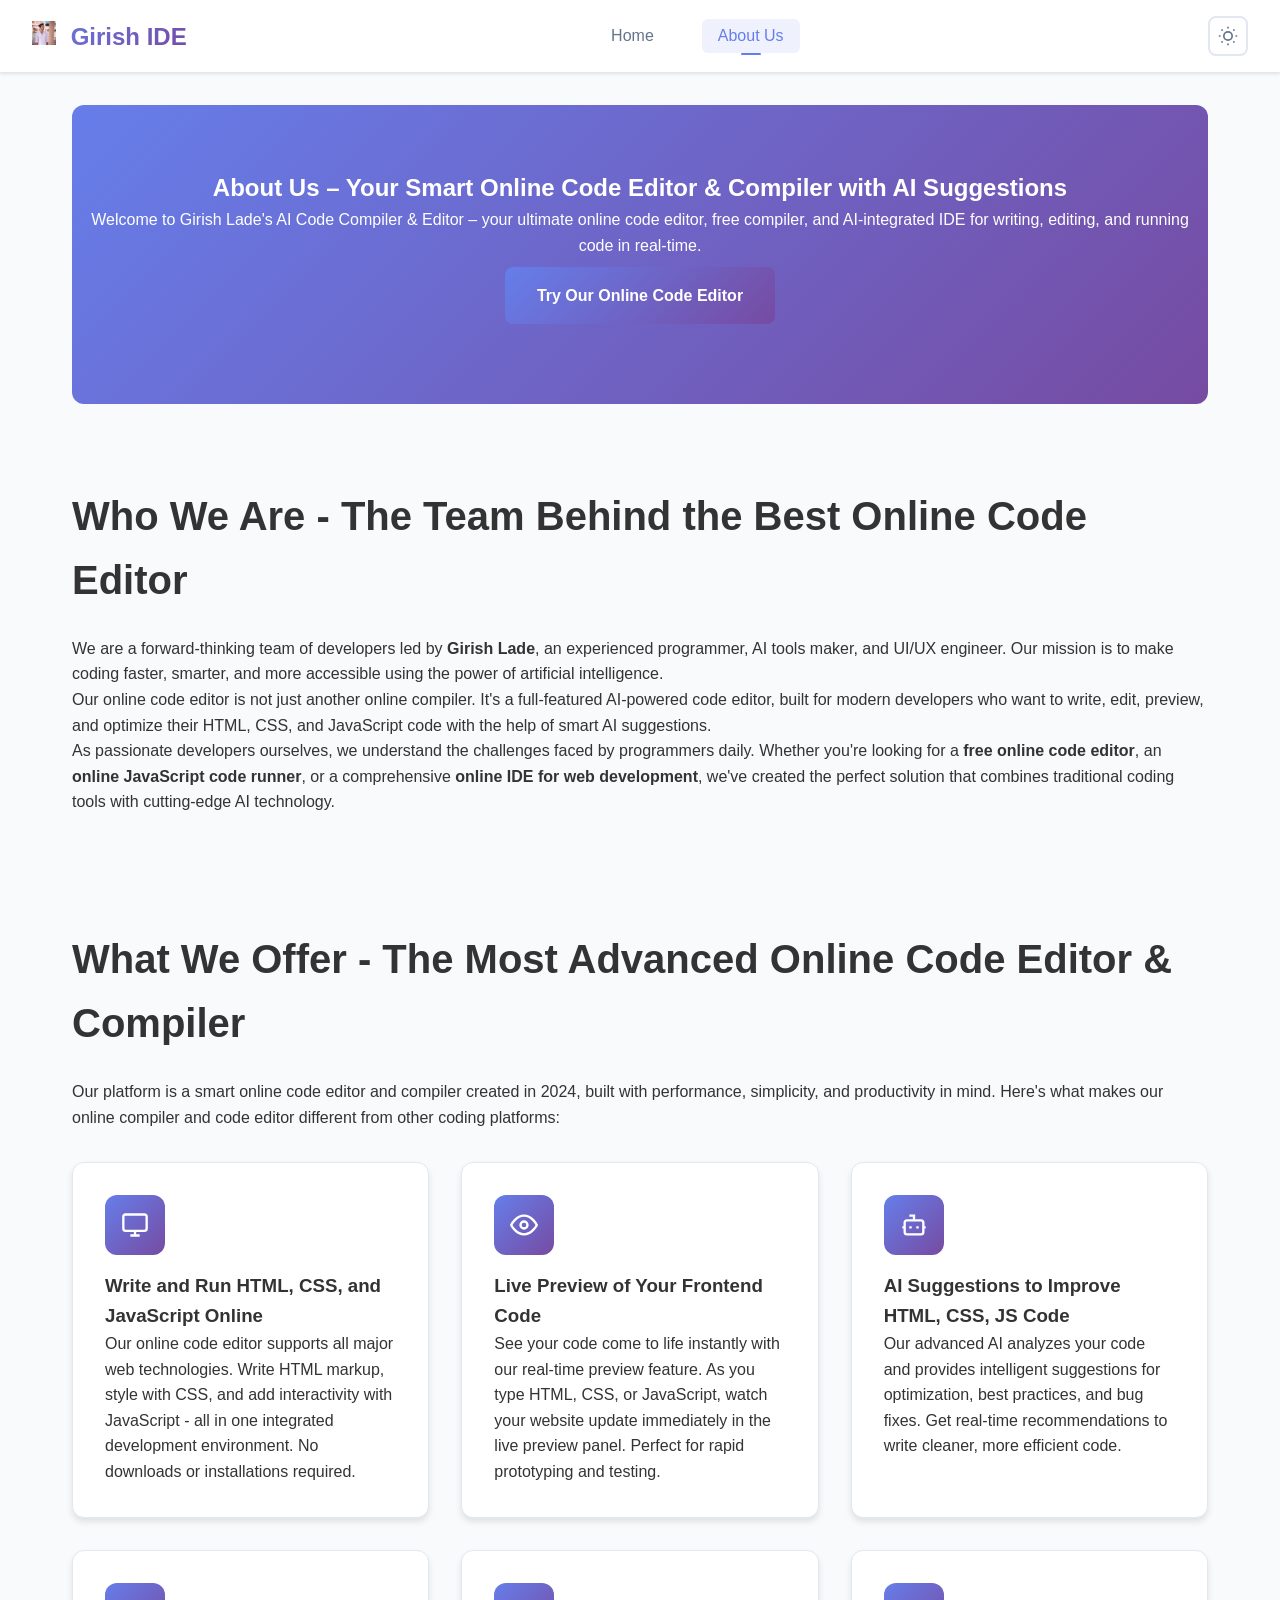
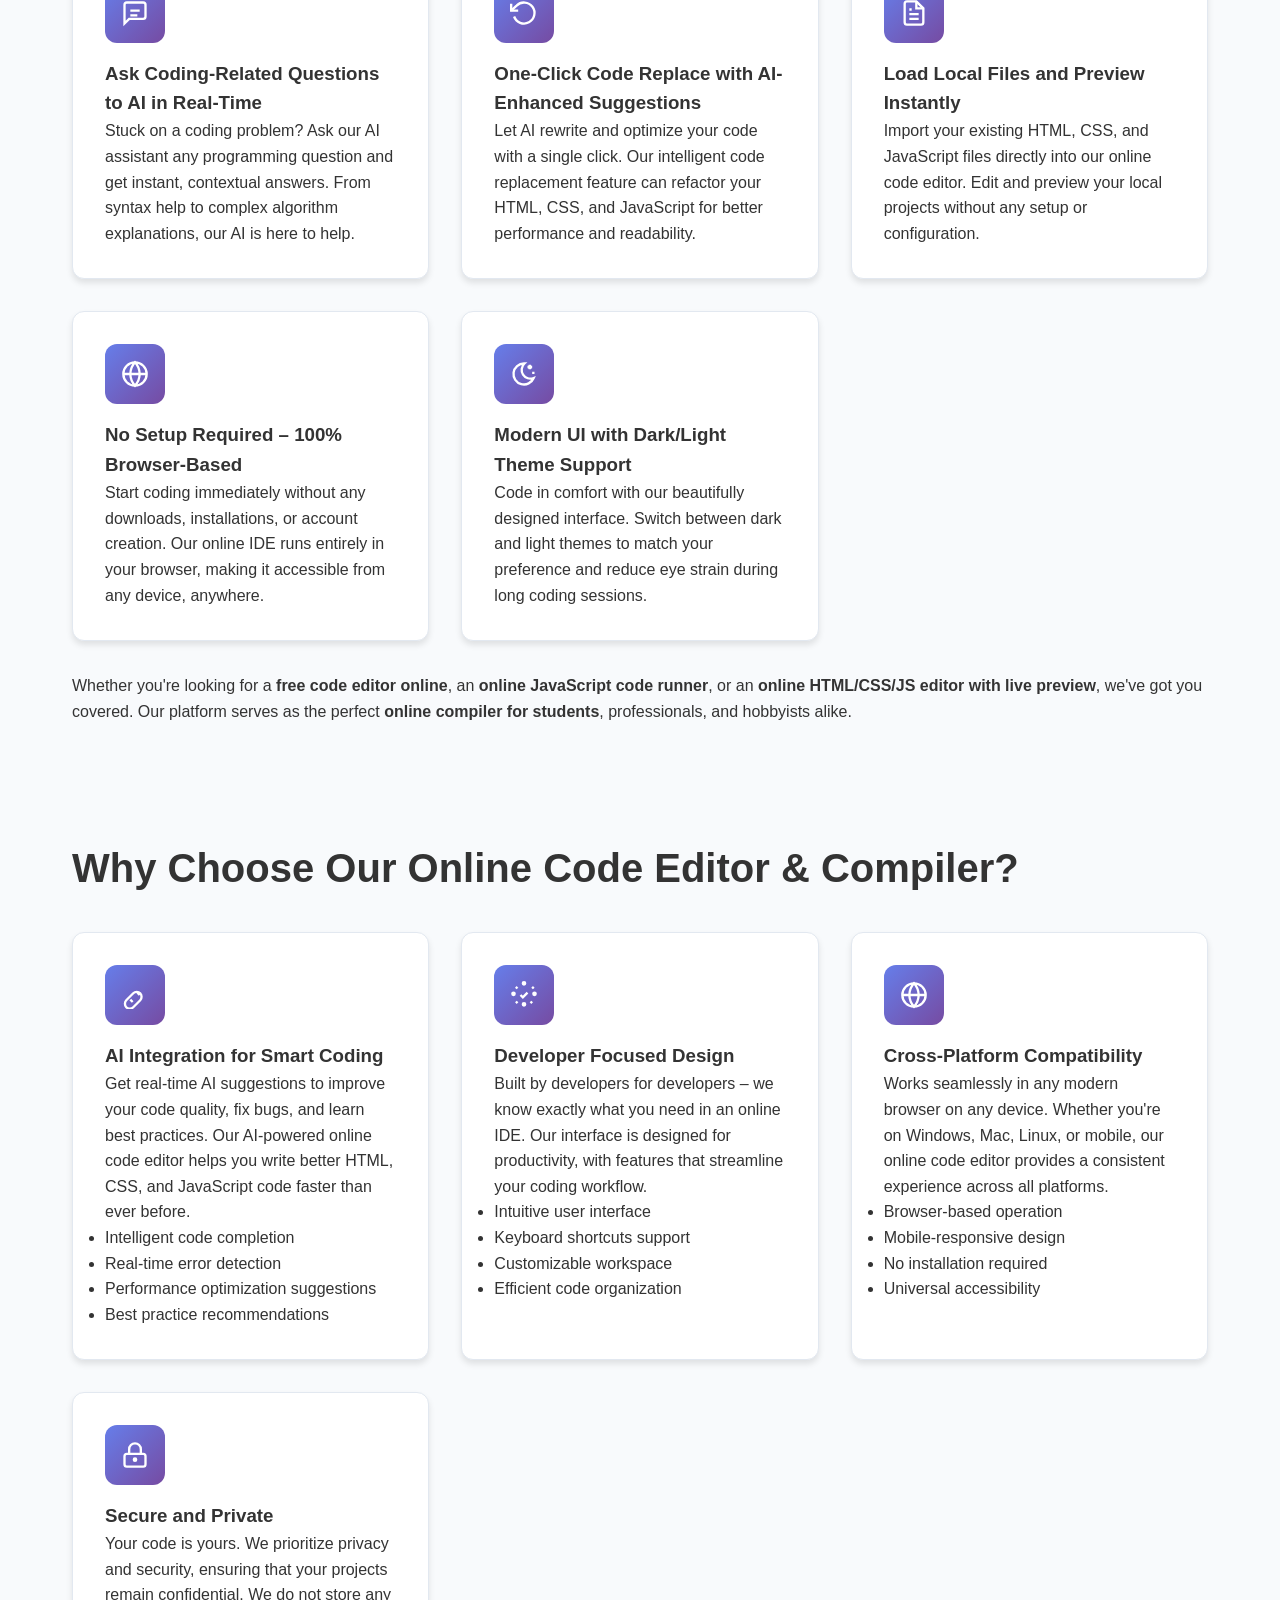
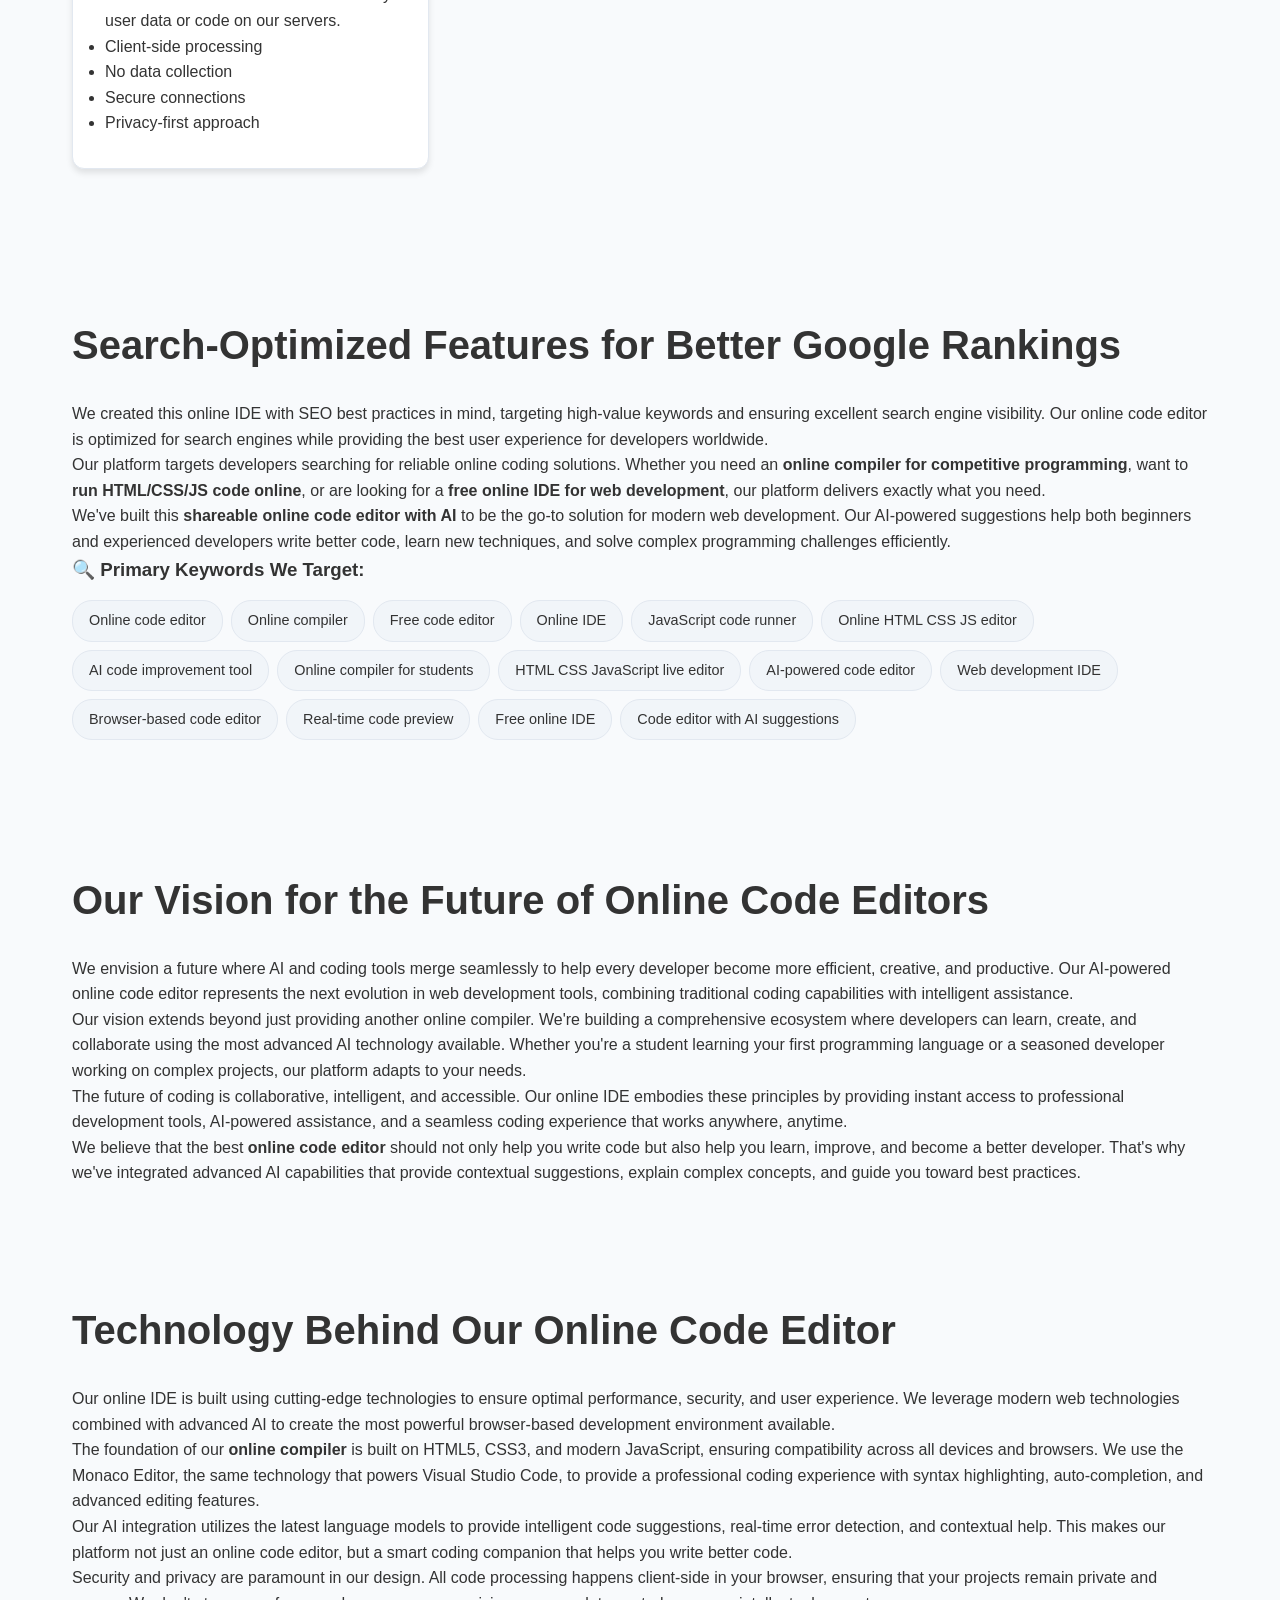
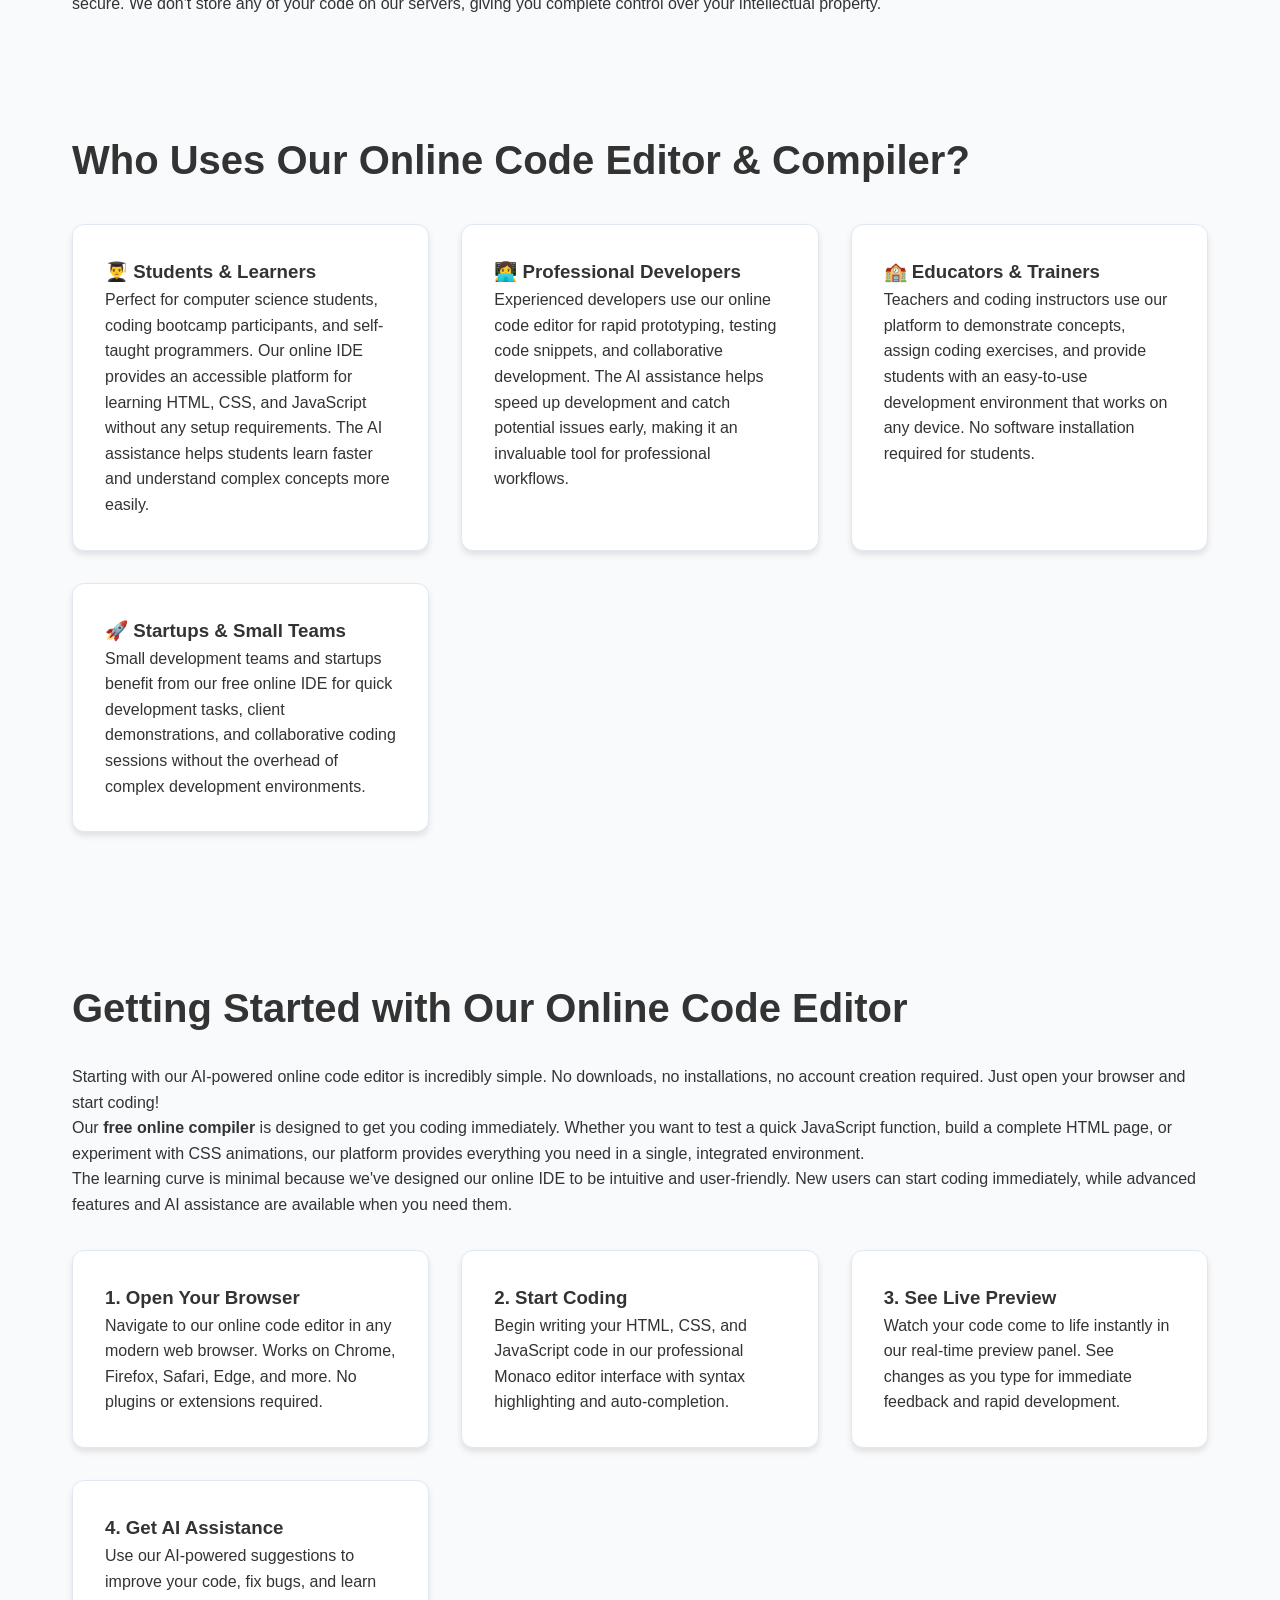
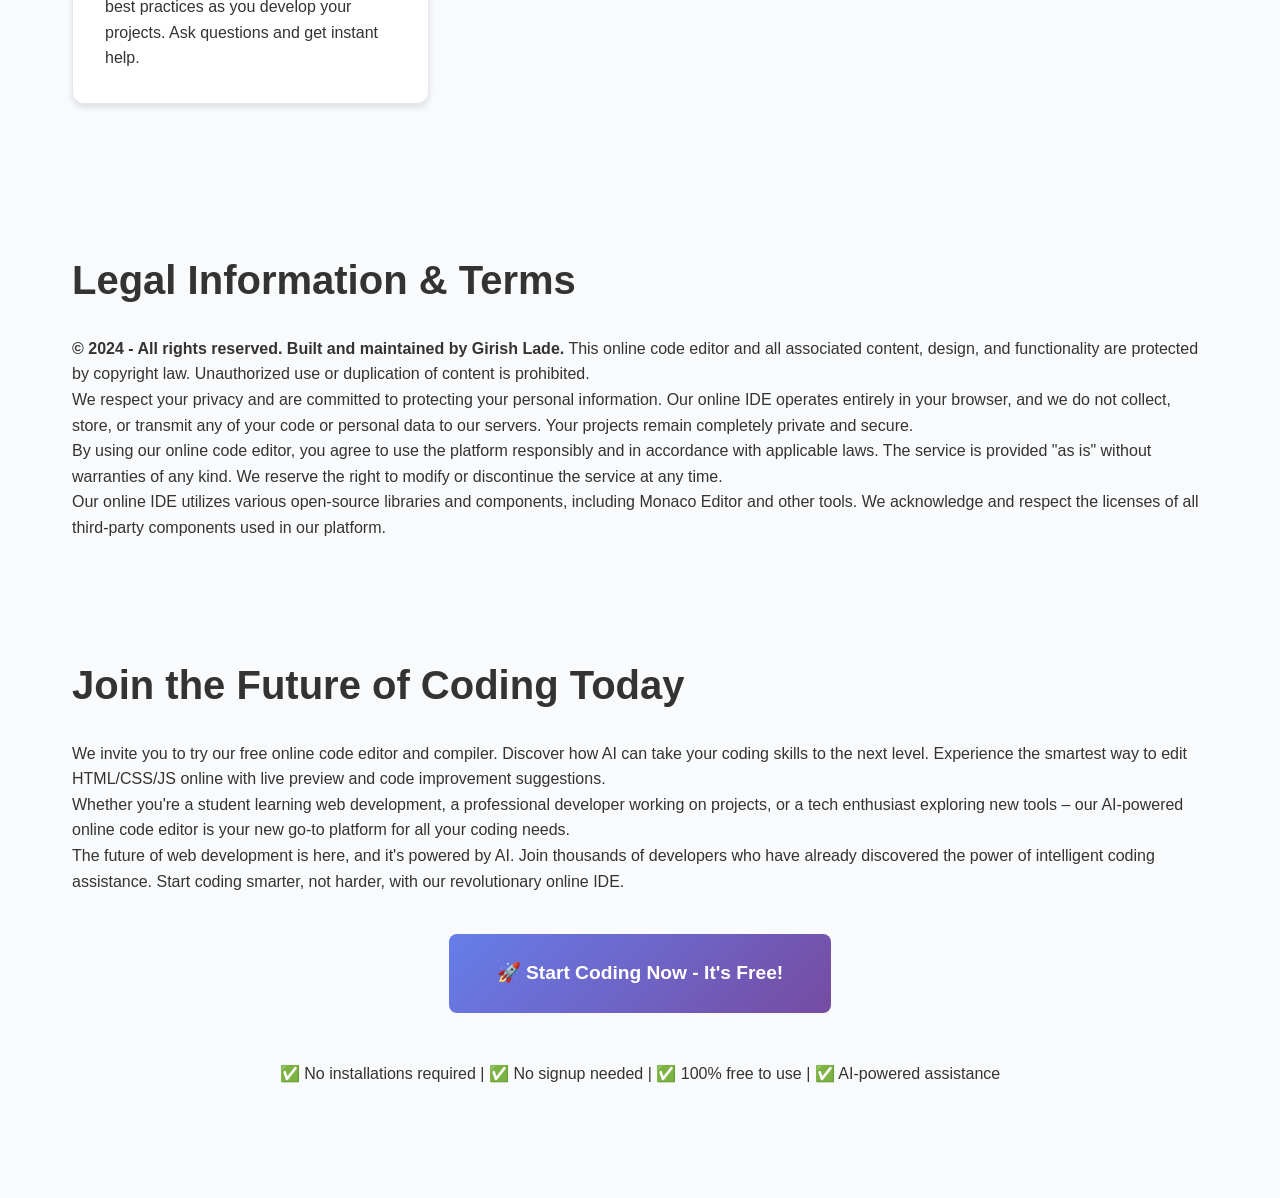
<file: about.html>
<!DOCTYPE html>
<html lang="en">

<head>
    <meta charset="UTF-8">
    <meta name="viewport" content="width=device-width, initial-scale=1.0">
    <title>About Us - Girish IDE | AI-Powered Online Code Editor & Compiler</title>
    <meta name="description"
        content="AI-powered online code editor & compiler for HTML, CSS, JS with live preview & smart suggestions. Fast, free & browser-based IDE by Girish Lade.">
    <link rel="stylesheet" href="styles.css">
    <style>
        .about-main {
            max-width: 1200px;
            margin: 0 auto;
            padding: 2rem;
            line-height: 1.6;
            overflow-y: auto;
            height: auto;
        }

        .hero-section {
            text-align: center;
            padding: 4rem 0;
            background: linear-gradient(135deg, #667eea 0%, #764ba2 100%);
            color: white;
            border-radius: 12px;
            margin-bottom: 3rem;
        }

        .section {
            margin: 3rem 0;
            padding: 2rem 0;
        }

        .section-title {
            font-size: 2.5rem;
            margin-bottom: 1.5rem;
            color: #333;
        }

        .features-grid {
            display: grid;
            grid-template-columns: repeat(auto-fit, minmax(300px, 1fr));
            gap: 2rem;
            margin: 2rem 0;
        }

        .feature-card {
            background: white;
            padding: 2rem;
            border-radius: 12px;
            box-shadow: 0 4px 6px rgba(0, 0, 0, 0.1);
            border: 1px solid #e2e8f0;
        }

        .feature-icon {
            font-size: 2rem;
            margin-bottom: 1rem;
            display: flex;
            align-items: center;
            justify-content: center;
            width: 60px;
            height: 60px;
            background: linear-gradient(135deg, #667eea, #764ba2);
            border-radius: 12px;
            color: white;
            transition: all 0.3s cubic-bezier(0.4, 0, 0.2, 1);
            position: relative;
            overflow: hidden;
        }
        
        .feature-icon::before {
            content: '';
            position: absolute;
            top: 0;
            left: -100%;
            width: 100%;
            height: 100%;
            background: linear-gradient(90deg, transparent, rgba(255,255,255,0.3), transparent);
            transition: left 0.6s;
        }
        
        .feature-card:hover .feature-icon::before {
            left: 100%;
        }
        
        .feature-card:hover .feature-icon {
            transform: scale(1.1) rotate(5deg);
            box-shadow: 0 8px 25px rgba(102, 126, 234, 0.4);
            background: linear-gradient(135deg, #764ba2, #667eea);
        }
        
        .feature-icon svg {
            width: 28px;
            height: 28px;
            stroke: currentColor;
            transition: all 0.3s cubic-bezier(0.4, 0, 0.2, 1);
        }
        
        .feature-card:hover .feature-icon svg {
            animation: iconBounce 0.6s ease-in-out;
        }
        
        /* Feature Card Animations */
        .feature-card {
            transition: all 0.3s cubic-bezier(0.4, 0, 0.2, 1);
            position: relative;
            overflow: hidden;
        }
        
        .feature-card::before {
            content: '';
            position: absolute;
            top: 0;
            left: -100%;
            width: 100%;
            height: 100%;
            background: linear-gradient(90deg, transparent, rgba(102, 126, 234, 0.05), transparent);
            transition: left 0.8s;
        }
        
        .feature-card:hover::before {
            left: 100%;
        }
        
        .feature-card:hover {
            transform: translateY(-5px) scale(1.02);
            box-shadow: 0 10px 30px rgba(102, 126, 234, 0.15);
        }
        
        /* Icon-specific animations */
        .feature-card:nth-child(1):hover .feature-icon svg {
            animation: computerGlow 0.8s ease-in-out;
        }
        
        .feature-card:nth-child(2):hover .feature-icon svg {
            animation: eyeBlink 0.6s ease-in-out;
        }
        
        .feature-card:nth-child(3):hover .feature-icon svg {
            animation: robotMove 0.8s ease-in-out;
        }
        
        .feature-card:nth-child(4):hover .feature-icon svg {
            animation: chatBubble 0.6s ease-in-out;
        }
        
        .feature-card:nth-child(5):hover .feature-icon svg {
            animation: refreshSpin 0.8s ease-in-out;
        }
        
        .feature-card:nth-child(6):hover .feature-icon svg {
            animation: fileFlip 0.6s ease-in-out;
        }
        
        .feature-card:nth-child(7):hover .feature-icon svg {
            animation: globeSpin 1s ease-in-out;
        }
        
        .feature-card:nth-child(8):hover .feature-icon svg {
            animation: themeSwitch 0.8s ease-in-out;
        }
        
        /* Keyframe animations for specific icons */
        @keyframes iconBounce {
            0%, 100% { transform: scale(1); }
            50% { transform: scale(1.2); }
        }
        
        @keyframes computerGlow {
            0%, 100% { filter: drop-shadow(0 0 0px rgba(255,255,255,0)); }
            50% { filter: drop-shadow(0 0 10px rgba(255,255,255,0.8)); }
        }
        
        @keyframes eyeBlink {
            0%, 90%, 100% { transform: scaleY(1); }
            95% { transform: scaleY(0.1); }
        }
        
        @keyframes robotMove {
            0%, 100% { transform: translateX(0); }
            25% { transform: translateX(-2px) rotate(-5deg); }
            75% { transform: translateX(2px) rotate(5deg); }
        }
        
        @keyframes chatBubble {
            0%, 100% { transform: scale(1); }
            50% { transform: scale(1.1); }
        }
        
        @keyframes refreshSpin {
            0% { transform: rotate(0deg); }
            100% { transform: rotate(360deg); }
        }
        
        @keyframes fileFlip {
            0%, 100% { transform: rotateY(0deg); }
            50% { transform: rotateY(180deg); }
        }
        
        @keyframes globeSpin {
            0% { transform: rotate(0deg); }
            100% { transform: rotate(360deg); }
        }
        
        @keyframes themeSwitch {
            0%, 100% { transform: scale(1); filter: brightness(1); }
            50% { transform: scale(1.1); filter: brightness(1.3); }
        }
        
        /* Hero section animation */
        .hero-section {
            animation: fadeInUp 1s ease-out;
        }
        
        @keyframes fadeInUp {
            0% {
                opacity: 0;
                transform: translateY(30px);
            }
            100% {
                opacity: 1;
                transform: translateY(0);
            }
        }
        
        /* Section titles animation */
        .section-title {
            position: relative;
            overflow: hidden;
        }
        
        .section-title::after {
            content: '';
            position: absolute;
            bottom: 0;
            left: -100%;
            width: 100%;
            height: 3px;
            background: linear-gradient(135deg, #667eea, #764ba2);
            transition: left 0.8s ease-in-out;
        }
        
        .section:hover .section-title::after {
            left: 0;
        }
        
        /* CTA Button Animation */
        .cta-button {
            position: relative;
            overflow: hidden;
            transition: all 0.3s cubic-bezier(0.4, 0, 0.2, 1);
        }
        
        .cta-button::before {
            content: '';
            position: absolute;
            top: 0;
            left: -100%;
            width: 100%;
            height: 100%;
            background: linear-gradient(90deg, transparent, rgba(255,255,255,0.2), transparent);
            transition: left 0.5s;
        }
        
        .cta-button:hover::before {
            left: 100%;
        }
        
        .cta-button:hover {
            transform: translateY(-3px) scale(1.05);
            box-shadow: 0 10px 25px rgba(102, 126, 234, 0.3);
        }
        
        /* Keyword tags animation */
        .keyword-tag {
            transition: all 0.3s cubic-bezier(0.4, 0, 0.2, 1);
        }
        
        .keyword-tag:hover {
            transform: translateY(-2px) scale(1.05);
            background: linear-gradient(135deg, #667eea, #764ba2);
            color: white;
            box-shadow: 0 4px 15px rgba(102, 126, 234, 0.3);
        }
        
        /* Staggered animation for feature cards */
        .feature-card:nth-child(1) { animation-delay: 0.1s; }
        .feature-card:nth-child(2) { animation-delay: 0.2s; }
        .feature-card:nth-child(3) { animation-delay: 0.3s; }
        .feature-card:nth-child(4) { animation-delay: 0.4s; }
        .feature-card:nth-child(5) { animation-delay: 0.5s; }
        .feature-card:nth-child(6) { animation-delay: 0.6s; }
        .feature-card:nth-child(7) { animation-delay: 0.7s; }
        .feature-card:nth-child(8) { animation-delay: 0.8s; }
        
        /* Floating animation for icons */
        .feature-icon {
            animation: floatIcon 3s ease-in-out infinite;
        }
        
        @keyframes floatIcon {
            0%, 100% { transform: translateY(0px); }
            50% { transform: translateY(-3px); }
        }
        
        /* Dark theme animations */
        body.dark-theme .feature-icon {
            background: linear-gradient(135deg, #818cf8, #a78bfa);
        }
        
        body.dark-theme .feature-card:hover .feature-icon {
            background: linear-gradient(135deg, #a78bfa, #818cf8);
        }
        
        /* Reduce motion for accessibility */
        @media (prefers-reduced-motion: reduce) {
            *, *::before, *::after {
                animation-duration: 0.01ms !important;
                animation-iteration-count: 1 !important;
                transition-duration: 0.01ms !important;
            }
        }

        .cta-button {
            display: inline-block;
            padding: 1rem 2rem;
            background: linear-gradient(135deg, #667eea, #764ba2);
            color: white;
            text-decoration: none;
            border-radius: 8px;
            font-weight: 600;
            margin: 0.5rem;
            transition: transform 0.2s;
        }

        .cta-button:hover {
            transform: translateY(-2px);
        }

        .keywords-grid {
            display: flex;
            flex-wrap: wrap;
            gap: 0.5rem;
            margin: 1rem 0;
        }

        .keyword-tag {
            background: #f1f5f9;
            padding: 0.5rem 1rem;
            border-radius: 20px;
            font-size: 0.9rem;
            border: 1px solid #e2e8f0;
        }

        body.dark-theme .about-main {
            color: #e2e8f0;
        }

        body.dark-theme .section-title {
            color: #e2e8f0;
        }

        body.dark-theme .feature-card {
            background: #1e293b;
            border-color: #475569;
        }

        body.dark-theme .keyword-tag {
            background: #334155;
            border-color: #475569;
            color: #e2e8f0;
        }
    </style>
</head>

<body>
    <div class="app-container">
        <header class="header">
            <div class="header-content">
                <h1 class="logo">
                    <a href="index.html">
                        <img src="Gemini_Generated_Image_cw7rh8cw7rh8cw7r.png" alt="Girish IDE" class="logo-icon">
                        Girish IDE
                    </a>
                </h1>
                <nav class="main-nav">
                    <a href="index.html" class="nav-link">Home</a>
                    <a href="about.html" class="nav-link active">About Us</a>
                </nav>
                <div class="header-controls">
                    <button id="themeToggle" class="theme-toggle" title="Toggle theme">
                        <svg class="theme-icon sun-icon" viewBox="0 0 24 24" fill="none" stroke="currentColor"
                            stroke-width="2">
                            <circle cx="12" cy="12" r="5" />
                            <path
                                d="M12 1v2M12 21v2M4.22 4.22l1.42 1.42M18.36 18.36l1.42 1.42M1 12h2M21 12h2M4.22 19.78l1.42-1.42M18.36 5.64l1.42-1.42" />
                        </svg>
                        <svg class="theme-icon moon-icon hidden" viewBox="0 0 24 24" fill="none" stroke="currentColor"
                            stroke-width="2">
                            <path d="M21 12.79A9 9 0 1 1 11.21 3 7 7 0 0 0 21 12.79z" />
                        </svg>
                    </button>
                </div>
            </div>
        </header>

        <main class="about-main">
            <section class="hero-section">
                <h1>About Us – Your Smart Online Code Editor & Compiler with AI Suggestions</h1>
                <p>Welcome to Girish Lade's AI Code Compiler & Editor – your ultimate online code editor, free compiler,
                    and AI-integrated IDE for writing, editing, and running code in real-time.</p>
                <a href="index.html" class="cta-button">Try Our Online Code Editor</a>
            </section>

            <section class="section">
                <h2 class="section-title">Who We Are - The Team Behind the Best Online Code Editor</h2>
                <p>We are a forward-thinking team of developers led by <strong>Girish Lade</strong>, an experienced
                    programmer, AI tools maker, and UI/UX engineer. Our mission is to make coding faster, smarter, and
                    more accessible using the power of artificial intelligence.</p>

                <p>Our online code editor is not just another online compiler. It's a full-featured AI-powered code
                    editor, built for modern developers who want to write, edit, preview, and optimize their HTML, CSS,
                    and JavaScript code with the help of smart AI suggestions.</p>

                <p>As passionate developers ourselves, we understand the challenges faced by programmers daily. Whether
                    you're looking for a <strong>free online code editor</strong>, an <strong>online JavaScript code
                        runner</strong>, or a comprehensive <strong>online IDE for web development</strong>, we've
                    created the perfect solution that combines traditional coding tools with cutting-edge AI technology.
                </p>
            </section>

            <section class="section">
                <h2 class="section-title">What We Offer - The Most Advanced Online Code Editor & Compiler</h2>
                <p>Our platform is a smart online code editor and compiler created in 2024, built with performance,
                    simplicity, and productivity in mind. Here's what makes our online compiler and code editor
                    different from other coding platforms:</p>

                <div class="features-grid">
                    <div class="feature-card">
                        <div class="feature-icon">
                            <svg viewBox="0 0 24 24" fill="none" stroke="currentColor" stroke-width="2">
                                <rect width="20" height="14" x="2" y="3" rx="2" ry="2"/>
                                <line x1="8" x2="16" y1="21" y2="21"/>
                                <line x1="12" x2="12" y1="17" y2="21"/>
                            </svg>
                        </div>
                        <h3>Write and Run HTML, CSS, and JavaScript Online</h3>
                        <p>Our online code editor supports all major web technologies. Write HTML markup, style with
                            CSS, and add interactivity with JavaScript - all in one integrated development environment.
                            No downloads or installations required.</p>
                    </div>

                    <div class="feature-card">
                        <div class="feature-icon">
                            <svg viewBox="0 0 24 24" fill="none" stroke="currentColor" stroke-width="2">
                                <path d="M1 12s4-8 11-8 11 8 11 8-4 8-11 8-11-8-11-8z"/>
                                <circle cx="12" cy="12" r="3"/>
                            </svg>
                        </div>
                        <h3>Live Preview of Your Frontend Code</h3>
                        <p>See your code come to life instantly with our real-time preview feature. As you type HTML,
                            CSS, or JavaScript, watch your website update immediately in the live preview panel. Perfect
                            for rapid prototyping and testing.</p>
                    </div>

                    <div class="feature-card">
                        <div class="feature-icon">
                            <svg viewBox="0 0 24 24" fill="none" stroke="currentColor" stroke-width="2">
                                <path d="M12 8V4H8"/>
                                <rect width="16" height="12" x="4" y="8" rx="2"/>
                                <path d="M2 14h2"/>
                                <path d="M20 14h2"/>
                                <path d="M15 13v2"/>
                                <path d="M9 13v2"/>
                            </svg>
                        </div>
                        <h3>AI Suggestions to Improve HTML, CSS, JS Code</h3>
                        <p>Our advanced AI analyzes your code and provides intelligent suggestions for optimization,
                            best practices, and bug fixes. Get real-time recommendations to write cleaner, more
                            efficient code.</p>
                    </div>

                    <div class="feature-card">
                        <div class="feature-icon">
                            <svg viewBox="0 0 24 24" fill="none" stroke="currentColor" stroke-width="2">
                                <path d="M21 15a2 2 0 0 1-2 2H7l-4 4V5a2 2 0 0 1 2-2h14a2 2 0 0 1 2 2z"/>
                                <path d="M8 10h8"/>
                                <path d="M8 14h6"/>
                            </svg>
                        </div>
                        <h3>Ask Coding-Related Questions to AI in Real-Time</h3>
                        <p>Stuck on a coding problem? Ask our AI assistant any programming question and get instant,
                            contextual answers. From syntax help to complex algorithm explanations, our AI is here to
                            help.</p>
                    </div>

                    <div class="feature-card">
                        <div class="feature-icon">
                            <svg viewBox="0 0 24 24" fill="none" stroke="currentColor" stroke-width="2">
                                <path d="M1 4v6h6"/>
                                <path d="M3.51 15a9 9 0 1 0 2.13-9.36L1 10"/>
                            </svg>
                        </div>
                        <h3>One-Click Code Replace with AI-Enhanced Suggestions</h3>
                        <p>Let AI rewrite and optimize your code with a single click. Our intelligent code replacement
                            feature can refactor your HTML, CSS, and JavaScript for better performance and readability.
                        </p>
                    </div>

                    <div class="feature-card">
                        <div class="feature-icon">
                            <svg viewBox="0 0 24 24" fill="none" stroke="currentColor" stroke-width="2">
                                <path d="M14 2H6a2 2 0 0 0-2 2v16a2 2 0 0 0 2 2h12a2 2 0 0 0 2-2V8z"/>
                                <polyline points="14,2 14,8 20,8"/>
                                <line x1="16" x2="8" y1="13" y2="13"/>
                                <line x1="16" x2="8" y1="17" y2="17"/>
                                <polyline points="10,9 9,9 8,9"/>
                            </svg>
                        </div>
                        <h3>Load Local Files and Preview Instantly</h3>
                        <p>Import your existing HTML, CSS, and JavaScript files directly into our online code editor.
                            Edit and preview your local projects without any setup or configuration.</p>
                    </div>

                    <div class="feature-card">
                        <div class="feature-icon">
                            <svg viewBox="0 0 24 24" fill="none" stroke="currentColor" stroke-width="2">
                                <circle cx="12" cy="12" r="10"/>
                                <path d="M2 12h20"/>
                                <path d="M12 2a15.3 15.3 0 0 1 4 10 15.3 15.3 0 0 1-4 10 15.3 15.3 0 0 1-4-10 15.3 15.3 0 0 1 4-10z"/>
                            </svg>
                        </div>
                        <h3>No Setup Required – 100% Browser-Based</h3>
                        <p>Start coding immediately without any downloads, installations, or account creation. Our
                            online IDE runs entirely in your browser, making it accessible from any device, anywhere.
                        </p>
                    </div>

                    <div class="feature-card">
                        <div class="feature-icon">
                            <svg viewBox="0 0 24 24" fill="none" stroke="currentColor" stroke-width="2">
                                <path d="M12 3c.132 0 .263 0 .393 0a7.5 7.5 0 0 0 7.92 12.446a9 9 0 1 1-8.313-12.454z"/>
                                <path d="M17 4a2 2 0 0 0 2 2a2 2 0 0 0-2 2a2 2 0 0 0-2-2a2 2 0 0 0 2-2"/>
                                <path d="M19 11h2m-1-1v2"/>
                            </svg>
                        </div>
                        <h3>Modern UI with Dark/Light Theme Support</h3>
                        <p>Code in comfort with our beautifully designed interface. Switch between dark and light themes
                            to match your preference and reduce eye strain during long coding sessions.</p>
                    </div>
                </div>

                <p>Whether you're looking for a <strong>free code editor online</strong>, an <strong>online JavaScript
                        code runner</strong>, or an <strong>online HTML/CSS/JS editor with live preview</strong>, we've
                    got you covered. Our platform serves as the perfect <strong>online compiler for students</strong>,
                    professionals, and hobbyists alike.</p>
            </section>

            <section class="section">
                <h2 class="section-title">Why Choose Our Online Code Editor & Compiler?</h2>

                <div class="features-grid">
                    <div class="feature-card">
                        <div class="feature-icon">
                            <svg viewBox="0 0 24 24" fill="none" stroke="currentColor" stroke-width="2">
                                <path d="M4.5 16.5c-1.5 1.5-1.5 4.5 0 6s4.5 1.5 6 0l6-6c1.5-1.5 1.5-4.5 0-6s-4.5-1.5-6 0l-6 6z"/>
                                <path d="M14 10l2 2"/>
                                <path d="M8 16l2 2"/>
                            </svg>
                        </div>
                        <h3>AI Integration for Smart Coding</h3>
                        <p>Get real-time AI suggestions to improve your code quality, fix bugs, and learn best
                            practices. Our AI-powered online code editor helps you write better HTML, CSS, and
                            JavaScript code faster than ever before.</p>
                        <ul>
                            <li>Intelligent code completion</li>
                            <li>Real-time error detection</li>
                            <li>Performance optimization suggestions</li>
                            <li>Best practice recommendations</li>
                        </ul>
                    </div>

                    <div class="feature-card">
                        <div class="feature-icon">
                            <svg viewBox="0 0 24 24" fill="none" stroke="currentColor" stroke-width="2">
                                <path d="M9 12l2 2 4-4"/>
                                <path d="M21 12c.552 0 1-.448 1-1s-.448-1-1-1-1 .448-1 1 .448 1 1 1z"/>
                                <path d="M3 12c.552 0 1-.448 1-1s-.448-1-1-1-1 .448-1 1 .448 1 1 1z"/>
                                <path d="M12 21c.552 0 1-.448 1-1s-.448-1-1-1-1 .448-1 1 .448 1 1 1z"/>
                                <path d="M12 3c.552 0 1-.448 1-1s-.448-1-1-1-1 .448-1 1 .448 1 1 1z"/>
                                <path d="M5.05 19l1.414-1.414"/>
                                <path d="M18.95 5l1.414 1.414"/>
                                <path d="M19 19l-1.414-1.414"/>
                                <path d="M5 5l1.414 1.414"/>
                            </svg>
                        </div>
                        <h3>Developer Focused Design</h3>
                        <p>Built by developers for developers – we know exactly what you need in an online IDE. Our
                            interface is designed for productivity, with features that streamline your coding workflow.
                        </p>
                        <ul>
                            <li>Intuitive user interface</li>
                            <li>Keyboard shortcuts support</li>
                            <li>Customizable workspace</li>
                            <li>Efficient code organization</li>
                        </ul>
                    </div>

                    <div class="feature-card">
                        <div class="feature-icon">
                            <svg viewBox="0 0 24 24" fill="none" stroke="currentColor" stroke-width="2">
                                <circle cx="12" cy="12" r="10"/>
                                <path d="M2 12h20"/>
                                <path d="M12 2a15.3 15.3 0 0 1 4 10 15.3 15.3 0 0 1-4 10 15.3 15.3 0 0 1-4-10 15.3 15.3 0 0 1 4-10z"/>
                            </svg>
                        </div>
                        <h3>Cross-Platform Compatibility</h3>
                        <p>Works seamlessly in any modern browser on any device. Whether you're on Windows, Mac, Linux,
                            or mobile, our online code editor provides a consistent experience across all platforms.</p>
                        <ul>
                            <li>Browser-based operation</li>
                            <li>Mobile-responsive design</li>
                            <li>No installation required</li>
                            <li>Universal accessibility</li>
                        </ul>
                    </div>

                    <div class="feature-card">
                        <div class="feature-icon">
                            <svg viewBox="0 0 24 24" fill="none" stroke="currentColor" stroke-width="2">
                                <rect width="18" height="11" x="3" y="11" rx="2" ry="2"/>
                                <circle cx="12" cy="16" r="1"/>
                                <path d="M7 11V7a5 5 0 0 1 10 0v4"/>
                            </svg>
                        </div>
                        <h3>Secure and Private</h3>
                        <p>Your code is yours. We prioritize privacy and security, ensuring that your projects remain
                            confidential. We do not store any user data or code on our servers.</p>
                        <ul>
                            <li>Client-side processing</li>
                            <li>No data collection</li>
                            <li>Secure connections</li>
                            <li>Privacy-first approach</li>
                        </ul>
                    </div>
                </div>
            </section>

            <section class="section">
                <h2 class="section-title">Search-Optimized Features for Better Google Rankings</h2>
                <p>We created this online IDE with SEO best practices in mind, targeting high-value keywords and
                    ensuring excellent search engine visibility. Our online code editor is optimized for search engines
                    while providing the best user experience for developers worldwide.</p>

                <p>Our platform targets developers searching for reliable online coding solutions. Whether you need an
                    <strong>online compiler for competitive programming</strong>, want to <strong>run HTML/CSS/JS code
                        online</strong>, or are looking for a <strong>free online IDE for web development</strong>, our
                    platform delivers exactly what you need.
                </p>

                <p>We've built this <strong>shareable online code editor with AI</strong> to be the go-to solution for
                    modern web development. Our AI-powered suggestions help both beginners and experienced developers
                    write better code, learn new techniques, and solve complex programming challenges efficiently.</p>

                <h3>🔍 Primary Keywords We Target:</h3>
                <div class="keywords-grid">
                    <span class="keyword-tag">Online code editor</span>
                    <span class="keyword-tag">Online compiler</span>
                    <span class="keyword-tag">Free code editor</span>
                    <span class="keyword-tag">Online IDE</span>
                    <span class="keyword-tag">JavaScript code runner</span>
                    <span class="keyword-tag">Online HTML CSS JS editor</span>
                    <span class="keyword-tag">AI code improvement tool</span>
                    <span class="keyword-tag">Online compiler for students</span>
                    <span class="keyword-tag">HTML CSS JavaScript live editor</span>
                    <span class="keyword-tag">AI-powered code editor</span>
                    <span class="keyword-tag">Web development IDE</span>
                    <span class="keyword-tag">Browser-based code editor</span>
                    <span class="keyword-tag">Real-time code preview</span>
                    <span class="keyword-tag">Free online IDE</span>
                    <span class="keyword-tag">Code editor with AI suggestions</span>
                </div>
            </section>

            <section class="section">
                <h2 class="section-title">Our Vision for the Future of Online Code Editors</h2>
                <p>We envision a future where AI and coding tools merge seamlessly to help every developer become more
                    efficient, creative, and productive. Our AI-powered online code editor represents the next evolution
                    in web development tools, combining traditional coding capabilities with intelligent assistance.</p>

                <p>Our vision extends beyond just providing another online compiler. We're building a comprehensive
                    ecosystem where developers can learn, create, and collaborate using the most advanced AI technology
                    available. Whether you're a student learning your first programming language or a seasoned developer
                    working on complex projects, our platform adapts to your needs.</p>

                <p>The future of coding is collaborative, intelligent, and accessible. Our online IDE embodies these
                    principles by providing instant access to professional development tools, AI-powered assistance, and
                    a seamless coding experience that works anywhere, anytime.</p>

                <p>We believe that the best <strong>online code editor</strong> should not only help you write code but
                    also help you learn, improve, and become a better developer. That's why we've integrated advanced AI
                    capabilities that provide contextual suggestions, explain complex concepts, and guide you toward
                    best practices.</p>
            </section>

            <section class="section">
                <h2 class="section-title">Technology Behind Our Online Code Editor</h2>
                <p>Our online IDE is built using cutting-edge technologies to ensure optimal performance, security, and
                    user experience. We leverage modern web technologies combined with advanced AI to create the most
                    powerful browser-based development environment available.</p>

                <p>The foundation of our <strong>online compiler</strong> is built on HTML5, CSS3, and modern
                    JavaScript, ensuring compatibility across all devices and browsers. We use the Monaco Editor, the
                    same technology that powers Visual Studio Code, to provide a professional coding experience with
                    syntax highlighting, auto-completion, and advanced editing features.</p>

                <p>Our AI integration utilizes the latest language models to provide intelligent code suggestions,
                    real-time error detection, and contextual help. This makes our platform not just an online code
                    editor, but a smart coding companion that helps you write better code.</p>

                <p>Security and privacy are paramount in our design. All code processing happens client-side in your
                    browser, ensuring that your projects remain private and secure. We don't store any of your code on
                    our servers, giving you complete control over your intellectual property.</p>
            </section>

            <section class="section">
                <h2 class="section-title">Who Uses Our Online Code Editor & Compiler?</h2>

                <div class="features-grid">
                    <div class="feature-card">
                        <h3>👨‍🎓 Students & Learners</h3>
                        <p>Perfect for computer science students, coding bootcamp participants, and self-taught
                            programmers. Our online IDE provides an accessible platform for learning HTML, CSS, and
                            JavaScript without any setup requirements. The AI assistance helps students learn faster and
                            understand complex concepts more easily.</p>
                    </div>

                    <div class="feature-card">
                        <h3>👩‍💻 Professional Developers</h3>
                        <p>Experienced developers use our online code editor for rapid prototyping, testing code
                            snippets, and collaborative development. The AI assistance helps speed up development and
                            catch potential issues early, making it an invaluable tool for professional workflows.</p>
                    </div>

                    <div class="feature-card">
                        <h3>🏫 Educators & Trainers</h3>
                        <p>Teachers and coding instructors use our platform to demonstrate concepts, assign coding
                            exercises, and provide students with an easy-to-use development environment that works on
                            any device. No software installation required for students.</p>
                    </div>

                    <div class="feature-card">
                        <h3>🚀 Startups & Small Teams</h3>
                        <p>Small development teams and startups benefit from our free online IDE for quick development
                            tasks, client demonstrations, and collaborative coding sessions without the overhead of
                            complex development environments.</p>
                    </div>
                </div>
            </section>

            <section class="section">
                <h2 class="section-title">Getting Started with Our Online Code Editor</h2>
                <p>Starting with our AI-powered online code editor is incredibly simple. No downloads, no installations,
                    no account creation required. Just open your browser and start coding!</p>

                <p>Our <strong>free online compiler</strong> is designed to get you coding immediately. Whether you want
                    to test a quick JavaScript function, build a complete HTML page, or experiment with CSS animations,
                    our platform provides everything you need in a single, integrated environment.</p>

                <p>The learning curve is minimal because we've designed our online IDE to be intuitive and
                    user-friendly. New users can start coding immediately, while advanced features and AI assistance are
                    available when you need them.</p>

                <div class="features-grid">
                    <div class="feature-card">
                        <h3>1. Open Your Browser</h3>
                        <p>Navigate to our online code editor in any modern web browser. Works on Chrome, Firefox,
                            Safari, Edge, and more. No plugins or extensions required.</p>
                    </div>

                    <div class="feature-card">
                        <h3>2. Start Coding</h3>
                        <p>Begin writing your HTML, CSS, and JavaScript code in our professional Monaco editor interface
                            with syntax highlighting and auto-completion.</p>
                    </div>

                    <div class="feature-card">
                        <h3>3. See Live Preview</h3>
                        <p>Watch your code come to life instantly in our real-time preview panel. See changes as you
                            type for immediate feedback and rapid development.</p>
                    </div>

                    <div class="feature-card">
                        <h3>4. Get AI Assistance</h3>
                        <p>Use our AI-powered suggestions to improve your code, fix bugs, and learn best practices as
                            you develop your projects. Ask questions and get instant help.</p>
                    </div>
                </div>
            </section>

            <section class="section">
                <h2 class="section-title">Legal Information & Terms</h2>
                <p><strong>© 2024 - All rights reserved. Built and maintained by Girish Lade.</strong> This online code
                    editor and all associated content, design, and functionality are protected by copyright law.
                    Unauthorized use or duplication of content is prohibited.</p>

                <p>We respect your privacy and are committed to protecting your personal information. Our online IDE
                    operates entirely in your browser, and we do not collect, store, or transmit any of your code or
                    personal data to our servers. Your projects remain completely private and secure.</p>

                <p>By using our online code editor, you agree to use the platform responsibly and in accordance with
                    applicable laws. The service is provided "as is" without warranties of any kind. We reserve the
                    right to modify or discontinue the service at any time.</p>

                <p>Our online IDE utilizes various open-source libraries and components, including Monaco Editor and
                    other tools. We acknowledge and respect the licenses of all third-party components used in our
                    platform.</p>
            </section>

            <section class="section">
                <h2 class="section-title">Join the Future of Coding Today</h2>
                <p>We invite you to try our free online code editor and compiler. Discover how AI can take your coding
                    skills to the next level. Experience the smartest way to edit HTML/CSS/JS online with live preview
                    and code improvement suggestions.</p>

                <p>Whether you're a student learning web development, a professional developer working on projects, or a
                    tech enthusiast exploring new tools – our AI-powered online code editor is your new go-to platform
                    for all your coding needs.</p>

                <p>The future of web development is here, and it's powered by AI. Join thousands of developers who have
                    already discovered the power of intelligent coding assistance. Start coding smarter, not harder,
                    with our revolutionary online IDE.</p>

                <div style="text-align: center; margin: 2rem 0;">
                    <a href="index.html" class="cta-button" style="font-size: 1.2rem; padding: 1.5rem 3rem;">🚀 Start
                        Coding Now - It's Free!</a>
                </div>

                <p style="text-align: center; margin-top: 2rem;">
                    ✅ No installations required | ✅ No signup needed | ✅ 100% free to use | ✅ AI-powered assistance
                </p>
            </section>
        </main>
    </div>

    <script>
        // Theme toggle functionality
        document.addEventListener('DOMContentLoaded', function () {
            const themeToggle = document.getElementById('themeToggle');
            const isDarkMode = localStorage.getItem('darkMode') === 'true';

            if (isDarkMode) {
                document.body.classList.add('dark-theme');
                updateThemeIcon(true);
            }

            themeToggle.addEventListener('click', function () {
                const isDark = document.body.classList.toggle('dark-theme');
                localStorage.setItem('darkMode', isDark);
                updateThemeIcon(isDark);
            });

            function updateThemeIcon(isDark) {
                const sunIcon = document.querySelector('.sun-icon');
                const moonIcon = document.querySelector('.moon-icon');

                if (isDark) {
                    sunIcon.classList.add('hidden');
                    moonIcon.classList.remove('hidden');
                } else {
                    sunIcon.classList.remove('hidden');
                    moonIcon.classList.add('hidden');
                }
            }
        });
    </script>
</body>

</html>
</file>
<file: styles.css>
* {
    margin: 0;
    padding: 0;
    box-sizing: border-box;
}

body {
    font-family: -apple-system, BlinkMacSystemFont, 'Segoe UI', Roboto, sans-serif;
    background: linear-gradient(135deg, #667eea 0%, #764ba2 100%);
    color: #333;
    min-height: 100vh;
    transition: all 0.3s ease;
}

/* Only apply overflow hidden and fixed height to the main IDE page */
body:has(.main-content) {
    height: 100vh;
    overflow: hidden;
}

/* For browsers that don't support :has(), use a class-based approach */
body.ide-page {
    height: 100vh;
    overflow: hidden;
}

body.dark-theme {
    background: linear-gradient(135deg, #1a1a2e 0%, #16213e 100%);
    color: #e2e8f0;
}

.app-container {
    display: flex;
    flex-direction: column;
    height: 100vh;
    background: #f8fafc;
    transition: all 0.3s ease;
}

body.dark-theme .app-container {
    background: #0f172a;
}

/* Header */
.header {
    background: white;
    border-bottom: 1px solid #e2e8f0;
    padding: 1rem 2rem;
    box-shadow: 0 1px 3px rgba(0, 0, 0, 0.1);
}

.header-content {
    display: flex;
    justify-content: space-between;
    align-items: center;
    max-width: 1400px;
    margin: 0 auto;
}

.logo {
    font-size: 1.5rem;
    font-weight: 700;
    background: linear-gradient(135deg, #667eea, #764ba2);
    -webkit-background-clip: text;
    -webkit-text-fill-color: transparent;
    background-clip: text;
}

.social-links {
    display: flex;
    gap: 1rem;
}

.social-links a {
    text-decoration: none;
    font-size: 1.2rem;
    padding: 0.5rem;
    border-radius: 8px;
    transition: all 0.2s;
}

.social-links a:hover {
    background: #f1f5f9;
    transform: translateY(-2px);
}

/* Main Content */
.main-content {
    display: flex;
    flex: 1;
    gap: 1.5rem;
    padding: 1.5rem;
    max-width: 1600px;
    margin: 0 auto;
    width: 100%;
    height: calc(100vh - 140px); /* Account for header height */
}

/* Prompt Section */
.prompt-section {
    flex: 0 0 380px; /* Fixed width for better desktop ratio */
    background: white;
    border-radius: 12px;
    padding: 1.5rem;
    box-shadow: 0 4px 6px rgba(0, 0, 0, 0.05);
    display: flex;
    flex-direction: column;
    gap: 1.5rem;
    min-width: 350px;
    max-width: 420px;
}

.prompt-container {
    display: flex;
    flex-direction: column;
    gap: 1rem;
}

.prompt-input-wrapper {
    display: flex;
    flex-direction: column;
    gap: 1rem;
}

#promptInput {
    width: 100%;
    padding: 1rem;
    border: 2px solid #e2e8f0;
    border-radius: 8px;
    font-size: 1rem;
    resize: vertical;
    min-height: 100px;
    font-family: inherit;
    transition: border-color 0.2s;
}

#promptInput:focus {
    outline: none;
    border-color: #667eea;
    box-shadow: 0 0 0 3px rgba(102, 126, 234, 0.1);
}

.prompt-actions {
    display: flex;
    gap: 1rem;
}

.enhance-btn, .generate-btn {
    padding: 0.75rem 1.5rem;
    border: none;
    border-radius: 8px;
    font-size: 1rem;
    font-weight: 600;
    cursor: pointer;
    transition: all 0.2s;
    display: flex;
    align-items: center;
    gap: 0.5rem;
}

.enhance-btn {
    background: #f8fafc;
    color: #475569;
    border: 2px solid #e2e8f0;
}

.enhance-btn:hover {
    background: #f1f5f9;
    border-color: #cbd5e1;
}

.generate-btn {
    background: linear-gradient(135deg, #667eea, #764ba2);
    color: white;
    flex: 1;
}

.generate-btn:hover {
    transform: translateY(-2px);
    box-shadow: 0 4px 12px rgba(102, 126, 234, 0.3);
}

.generate-btn:disabled {
    opacity: 0.6;
    cursor: not-allowed;
    transform: none;
}

/* History Section */
.history-section {
    flex: 1;
    display: flex;
    flex-direction: column;
    gap: 1rem;
}

.history-tabs {
    display: flex;
    border-bottom: 2px solid #f1f5f9;
}

.history-tab {
    padding: 0.75rem 1rem;
    border: none;
    background: none;
    cursor: pointer;
    font-weight: 500;
    color: #64748b;
    border-bottom: 2px solid transparent;
    transition: all 0.2s;
}

.history-tab.active {
    color: #667eea;
    border-bottom-color: #667eea;
}

.history-content {
    flex: 1;
    position: relative;
}

.history-panel {
    position: absolute;
    top: 0;
    left: 0;
    right: 0;
    bottom: 0;
    opacity: 0;
    visibility: hidden;
    transition: all 0.2s;
    overflow-y: auto;
    padding: 1rem 0;
}

.history-panel.active {
    opacity: 1;
    visibility: visible;
}

.history-item {
    padding: 1rem;
    border: 1px solid #e2e8f0;
    border-radius: 8px;
    margin-bottom: 0.5rem;
    cursor: pointer;
    transition: all 0.2s;
}

.history-item:hover {
    border-color: #667eea;
    background: #f8fafc;
}

.history-item-time {
    font-size: 0.75rem;
    color: #64748b;
    margin-bottom: 0.5rem;
}

.history-item-content {
    font-size: 0.9rem;
    line-height: 1.4;
}

/* Output Section */
.output-section {
    flex: 1; /* Take remaining space after fixed prompt section */
    background: white;
    border-radius: 12px;
    box-shadow: 0 4px 6px rgba(0, 0, 0, 0.05);
    display: flex;
    flex-direction: column;
    overflow: hidden;
    min-width: 600px; /* Ensure minimum width for desktop */
}

.output-tabs {
    display: flex;
    background: #f8fafc;
    border-bottom: 1px solid #e2e8f0;
}

.output-tab {
    padding: 1rem 1.5rem;
    border: none;
    background: none;
    cursor: pointer;
    font-weight: 500;
    color: #64748b;
    transition: all 0.2s;
    border-bottom: 2px solid transparent;
}

.output-tab.active {
    background: white;
    color: #667eea;
    border-bottom-color: #667eea;
}

.output-content {
    flex: 1;
    position: relative;
    overflow: hidden;
}

.output-panel {
    position: absolute;
    top: 0;
    left: 0;
    right: 0;
    bottom: 0;
    opacity: 0;
    visibility: hidden;
    transition: all 0.2s;
}

.output-panel.active {
    opacity: 1;
    visibility: visible;
}

#previewFrame {
    width: 100%;
    height: 100%;
    border: none;
    background: white;
}

#monacoEditor {
    width: 100%;
    height: 100%;
}

/* Loading Overlay */
.loading-overlay {
    position: fixed;
    top: 0;
    left: 0;
    right: 0;
    bottom: 0;
    background: rgba(0, 0, 0, 0.8);
    display: flex;
    align-items: center;
    justify-content: center;
    z-index: 1000;
    transition: all 0.3s;
}

.loading-overlay.hidden {
    opacity: 0;
    visibility: hidden;
}

.loading-content {
    background: white;
    padding: 2rem;
    border-radius: 12px;
    text-align: center;
    max-width: 400px;
    width: 90%;
}

.spinner {
    width: 40px;
    height: 40px;
    border: 4px solid #f1f5f9;
    border-top: 4px solid #667eea;
    border-radius: 50%;
    animation: spin 1s linear infinite;
    margin: 0 auto 1rem;
}

@keyframes spin {
    0% { transform: rotate(0deg); }
    100% { transform: rotate(360deg); }
}

#loadingText {
    font-size: 1.1rem;
    font-weight: 500;
    margin-bottom: 1rem;
    color: #334155;
}

.progress-bar {
    width: 100%;
    height: 6px;
    background: #f1f5f9;
    border-radius: 3px;
    overflow: hidden;
}

.progress-fill {
    height: 100%;
    background: linear-gradient(135deg, #667eea, #764ba2);
    width: 0%;
    transition: width 0.3s ease;
    animation: progress 2s ease-in-out infinite;
}

@keyframes progress {
    0% { width: 0%; }
    50% { width: 70%; }
    100% { width: 100%; }
}

/* Desktop optimizations for larger screens */
@media (min-width: 1400px) {
    .main-content {
        max-width: 1800px;
        gap: 2rem;
        padding: 2rem;
    }
    
    .prompt-section {
        flex: 0 0 420px;
        max-width: 450px;
    }
    
    .output-section {
        min-width: 800px;
    }
}

@media (min-width: 1600px) {
    .main-content {
        max-width: 2000px;
        gap: 2.5rem;
        padding: 2.5rem;
    }
    
    .prompt-section {
        flex: 0 0 450px;
        max-width: 480px;
    }
    
    .output-section {
        min-width: 1000px;
    }
}

/* Tablet and smaller desktop adjustments */
@media (max-width: 1200px) {
    .prompt-section {
        flex: 0 0 350px;
        min-width: 320px;
        max-width: 380px;
    }
    
    .output-section {
        min-width: 500px;
    }
}

/* Responsive Design */
@media (max-width: 1024px) {
    .main-content {
        flex-direction: column;
        gap: 1rem;
        height: auto;
        padding: 1rem;
    }
    
    .prompt-section {
        flex: none;
        width: 100%;
        min-width: auto;
        max-width: none;
    }
    
    .output-section {
        flex: 1;
        min-height: 500px;
        min-width: auto;
    }
}

@media (max-width: 768px) {
    .header {
        padding: 1rem;
    }
    
    .header-content {
        flex-direction: column;
        gap: 1rem;
        text-align: center;
    }
    
    .main-content {
        padding: 0.5rem;
    }
    
    .prompt-section {
        padding: 1rem;
    }
    
    .prompt-actions {
        flex-direction: column;
    }
    
    .social-links {
        justify-content: center;
    }
}

/* Follow-up section styles */
.followup-section {
    background: white;
    border-top: 1px solid #e2e8f0;
    padding: 1rem 2rem;
}

.followup-container {
    display: flex;
    gap: 1rem;
    max-width: 1400px;
    margin: 0 auto;
    align-items: center;
}

#followupInput {
    flex: 1;
    padding: 0.75rem 1rem;
    border: 2px solid #e2e8f0;
    border-radius: 8px;
    font-size: 1rem;
    font-family: inherit;
    transition: border-color 0.2s;
}

#followupInput:focus {
    outline: none;
    border-color: #667eea;
    box-shadow: 0 0 0 3px rgba(102, 126, 234, 0.1);
}

.followup-btn {
    padding: 0.75rem 1.5rem;
    border: none;
    border-radius: 8px;
    font-size: 1rem;
    font-weight: 600;
    cursor: pointer;
    background: linear-gradient(135deg, #10b981, #059669);
    color: white;
    transition: all 0.2s;
    display: flex;
    align-items: center;
    gap: 0.5rem;
}

.followup-btn:hover {
    transform: translateY(-2px);
    box-shadow: 0 4px 12px rgba(16, 185, 129, 0.3);
}

.followup-btn:disabled {
    opacity: 0.6;
    cursor: not-allowed;
    transform: none;
}

/* Code typing animation */
.typing-cursor {
    animation: blink 1s infinite;
}

@keyframes blink {
    0%, 50% { opacity: 1; }
    51%, 100% { opacity: 0; }
}
/* P
rofessional Icons */
.logo-icon {
    width: 24px;
    height: 24px;
    margin-right: 0.5rem;
}

.btn-icon {
    width: 18px;
    height: 18px;
    margin-right: 0.5rem;
}

.theme-icon {
    width: 20px;
    height: 20px;
}

.social-links svg {
    width: 20px;
    height: 20px;
    transition: all 0.2s;
}

/* Theme Toggle Button */
.header-controls {
    display: flex;
    align-items: center;
    gap: 1rem;
}

.theme-toggle {
    background: none;
    border: 2px solid #e2e8f0;
    border-radius: 8px;
    padding: 0.5rem;
    cursor: pointer;
    transition: all 0.2s;
    display: flex;
    align-items: center;
    justify-content: center;
    color: #64748b;
}

.theme-toggle:hover {
    border-color: #667eea;
    color: #667eea;
    transform: translateY(-2px);
}

.hidden {
    display: none !important;
}

/* Dark Theme Styles */
body.dark-theme .header {
    background: #1e293b;
    border-bottom-color: #334155;
    box-shadow: 0 1px 3px rgba(0, 0, 0, 0.3);
}

body.dark-theme .logo {
    background: linear-gradient(135deg, #818cf8, #a78bfa);
    -webkit-background-clip: text;
    -webkit-text-fill-color: transparent;
    background-clip: text;
}

body.dark-theme .theme-toggle {
    border-color: #475569;
    color: #94a3b8;
}

body.dark-theme .theme-toggle:hover {
    border-color: #818cf8;
    color: #818cf8;
}

body.dark-theme .social-links a {
    color: #94a3b8;
}

body.dark-theme .social-links a:hover {
    background: #334155;
    color: #e2e8f0;
}

body.dark-theme .prompt-section {
    background: #1e293b;
    box-shadow: 0 4px 6px rgba(0, 0, 0, 0.2);
}

body.dark-theme #promptInput {
    background: #0f172a;
    border-color: #475569;
    color: #e2e8f0;
}

body.dark-theme #promptInput:focus {
    border-color: #818cf8;
    box-shadow: 0 0 0 3px rgba(129, 140, 248, 0.1);
}

body.dark-theme #promptInput::placeholder {
    color: #64748b;
}

body.dark-theme .enhance-btn {
    background: #334155;
    color: #e2e8f0;
    border-color: #475569;
}

body.dark-theme .enhance-btn:hover {
    background: #475569;
    border-color: #64748b;
}

body.dark-theme .generate-btn {
    background: linear-gradient(135deg, #818cf8, #a78bfa);
}

body.dark-theme .generate-btn:hover {
    box-shadow: 0 4px 12px rgba(129, 140, 248, 0.3);
}

body.dark-theme .history-tabs {
    border-bottom-color: #334155;
}

body.dark-theme .history-tab {
    color: #94a3b8;
}

body.dark-theme .history-tab.active {
    color: #818cf8;
    border-bottom-color: #818cf8;
}

body.dark-theme .history-item {
    background: #0f172a;
    border-color: #475569;
    color: #e2e8f0;
}

body.dark-theme .history-item:hover {
    border-color: #818cf8;
    background: #1e293b;
}

body.dark-theme .history-item-time {
    color: #94a3b8;
}

body.dark-theme .output-section {
    background: #1e293b;
    box-shadow: 0 4px 6px rgba(0, 0, 0, 0.2);
}

body.dark-theme .output-tabs {
    background: #0f172a;
    border-bottom-color: #475569;
}

body.dark-theme .output-tab {
    color: #94a3b8;
}

body.dark-theme .output-tab.active {
    background: #1e293b;
    color: #818cf8;
    border-bottom-color: #818cf8;
}

body.dark-theme #previewFrame {
    background: #0f172a;
}

body.dark-theme .followup-section {
    background: #1e293b;
    border-top-color: #334155;
}

body.dark-theme #followupInput {
    background: #0f172a;
    border-color: #475569;
    color: #e2e8f0;
}

body.dark-theme #followupInput:focus {
    border-color: #818cf8;
    box-shadow: 0 0 0 3px rgba(129, 140, 248, 0.1);
}

body.dark-theme #followupInput::placeholder {
    color: #64748b;
}

body.dark-theme .followup-btn {
    background: linear-gradient(135deg, #059669, #047857);
}

body.dark-theme .followup-btn:hover {
    box-shadow: 0 4px 12px rgba(5, 150, 105, 0.3);
}

body.dark-theme .loading-content {
    background: #1e293b;
    color: #e2e8f0;
}

body.dark-theme #loadingText {
    color: #e2e8f0;
}

body.dark-theme .spinner {
    border-color: #334155;
    border-top-color: #818cf8;
}

body.dark-theme .progress-bar {
    background: #334155;
}

body.dark-theme .progress-fill {
    background: linear-gradient(135deg, #818cf8, #a78bfa);
}

/* Enhanced button styles with icons */
.enhance-btn, .generate-btn, .followup-btn, .output-tab {
    display: flex;
    align-items: center;
    gap: 0.5rem;
}

.enhance-btn:disabled .btn-icon,
.generate-btn:disabled .btn-icon,
.followup-btn:disabled .btn-icon {
    opacity: 0.6;
}

/* Smooth transitions for theme switching */
* {
    transition: background-color 0.3s ease, border-color 0.3s ease, color 0.3s ease;
}

/* Logo with icon styling */
.logo {
    display: flex;
    align-items: center;
    font-size: 1.5rem;
    font-weight: 700;
    background: linear-gradient(135deg, #667eea, #764ba2);
    -webkit-background-clip: text;
    -webkit-text-fill-color: transparent;
    background-clip: text;
}

body.dark-theme .logo {
    background: linear-gradient(135deg, #818cf8, #a78bfa);
    -webkit-background-clip: text;
    -webkit-text-fill-color: transparent;
    background-clip: text;
}

/* Responsive adjustments for theme toggle */
@media (max-width: 768px) {
    .header-controls {
        flex-direction: row;
        justify-content: center;
        gap: 1rem;
    }
    
    .theme-toggle {
        order: -1;
    }
}/* Navigati
on Styles */
.main-nav {
    display: flex;
    gap: 2rem;
    align-items: center;
}

.nav-link {
    text-decoration: none;
    color: #64748b;
    font-weight: 500;
    padding: 0.5rem 1rem;
    border-radius: 6px;
    transition: all 0.2s ease;
    position: relative;
}

.nav-link:hover {
    color: #667eea;
    background: rgba(102, 126, 234, 0.1);
}

.nav-link.active {
    color: #667eea;
    background: rgba(102, 126, 234, 0.1);
}

.nav-link.active::after {
    content: '';
    position: absolute;
    bottom: -2px;
    left: 50%;
    transform: translateX(-50%);
    width: 20px;
    height: 2px;
    background: #667eea;
    border-radius: 1px;
}

/* Dark theme navigation */
body.dark-theme .nav-link {
    color: #94a3b8;
}

body.dark-theme .nav-link:hover {
    color: #818cf8;
    background: rgba(129, 140, 248, 0.1);
}

body.dark-theme .nav-link.active {
    color: #818cf8;
    background: rgba(129, 140, 248, 0.1);
}

body.dark-theme .nav-link.active::after {
    background: #818cf8;
}

/* Responsive navigation */
@media (max-width: 768px) {
    .header-content {
        flex-wrap: wrap;
        gap: 1rem;
    }
    
    .main-nav {
        order: 3;
        width: 100%;
        justify-content: center;
        gap: 1rem;
    }
    
    .nav-link {
        padding: 0.75rem 1.5rem;
        font-size: 0.9rem;
    }
}

@media (max-width: 480px) {
    .main-nav {
        gap: 0.5rem;
    }
    
    .nav-link {
        padding: 0.5rem 1rem;
        font-size: 0.85rem;
    }
}/* Integr
ated Prompt UI Styles */
.prompt-mode-indicator {
    display: flex;
    justify-content: space-between;
    align-items: center;
    margin-top: 1rem;
    padding: 0.75rem 1rem;
    background: #f8fafc;
    border-radius: 8px;
    border: 1px solid #e2e8f0;
}

.mode-indicator {
    font-size: 0.9rem;
    font-weight: 600;
    padding: 0.5rem 1rem;
    border-radius: 20px;
    transition: all 0.2s ease;
}

.mode-indicator.create-mode {
    background: linear-gradient(135deg, #10b981, #059669);
    color: white;
}

.mode-indicator.update-mode {
    background: linear-gradient(135deg, #f59e0b, #d97706);
    color: white;
}

.update-btn {
    padding: 0.75rem 1.5rem;
    border: none;
    border-radius: 8px;
    font-size: 1rem;
    font-weight: 600;
    cursor: pointer;
    background: linear-gradient(135deg, #f59e0b, #d97706);
    color: white;
    transition: all 0.2s;
    display: flex;
    align-items: center;
    gap: 0.5rem;
    flex: 1;
}

.update-btn:hover {
    transform: translateY(-2px);
    box-shadow: 0 4px 12px rgba(245, 158, 11, 0.3);
}

.update-btn:disabled {
    opacity: 0.6;
    cursor: not-allowed;
    transform: none;
}

.clear-btn {
    padding: 0.5rem 1rem;
    border: 2px solid #ef4444;
    border-radius: 6px;
    background: transparent;
    color: #ef4444;
    font-size: 0.9rem;
    font-weight: 500;
    cursor: pointer;
    transition: all 0.2s;
    display: flex;
    align-items: center;
    gap: 0.5rem;
}

.clear-btn:hover {
    background: #ef4444;
    color: white;
    transform: translateY(-1px);
}

.clear-btn .btn-icon {
    width: 16px;
    height: 16px;
}

/* Dark theme styles for integrated prompt UI */
body.dark-theme .prompt-mode-indicator {
    background: #1e293b;
    border-color: #475569;
}

body.dark-theme .mode-indicator.create-mode {
    background: linear-gradient(135deg, #059669, #047857);
}

body.dark-theme .mode-indicator.update-mode {
    background: linear-gradient(135deg, #d97706, #b45309);
}

body.dark-theme .update-btn {
    background: linear-gradient(135deg, #d97706, #b45309);
}

body.dark-theme .update-btn:hover {
    box-shadow: 0 4px 12px rgba(217, 119, 6, 0.3);
}

body.dark-theme .clear-btn {
    border-color: #f87171;
    color: #f87171;
}

body.dark-theme .clear-btn:hover {
    background: #f87171;
    color: #1e293b;
}

/* Hide/show utility classes */
.hidden {
    display: none !important;
}

/* Responsive adjustments for integrated prompt UI */
@media (max-width: 768px) {
    .prompt-mode-indicator {
        flex-direction: column;
        gap: 1rem;
        align-items: stretch;
    }
    
    .mode-indicator {
        text-align: center;
    }
    
    .clear-btn {
        align-self: center;
        padding: 0.75rem 1.5rem;
    }
}

/* Enhanced prompt actions layout */
.prompt-actions {
    display: flex;
    gap: 1rem;
    flex-wrap: wrap;
}

.prompt-actions .generate-btn,
.prompt-actions .update-btn {
    flex: 1;
    min-width: 200px;
}

@media (max-width: 480px) {
    .prompt-actions {
        flex-direction: column;
    }
    
    .prompt-actions .generate-btn,
    .prompt-actions .update-btn {
        min-width: auto;
    }
}

/* Animation for mode transitions */
.mode-indicator,
.generate-btn,
.update-btn,
.clear-btn {
    transition: all 0.3s ease;
}

/* Focus states for accessibility */
.clear-btn:focus,
.update-btn:focus {
    outline: 2px solid #667eea;
    outline-offset: 2px;
}

body.dark-theme .clear-btn:focus,
body.dark-theme .update-btn:focus {
    outline-color: #818cf8;
}/* Fi
x for About Us page scrolling */
body:not(.ide-page) {
    overflow-y: auto;
    height: auto;
    min-height: 100vh;
}

body:not(.ide-page) .app-container {
    height: auto;
    min-height: 100vh;
    overflow: visible;
}

/* Ensure about page can scroll properly */
.about-main {
    overflow: visible !important;
    height: auto !important;
}

/* Fix for browsers that don't support :has() selector */
@supports not (selector(:has(*))) {
    body:not(.ide-page) {
        overflow-y: auto;
        height: auto;
    }
    
    body:not(.ide-page) .app-container {
        height: auto;
        overflow: visible;
    }
}/* Additio
nal desktop ratio optimizations */
@media (min-width: 1920px) {
    .main-content {
        max-width: 2200px;
        gap: 3rem;
        padding: 3rem;
    }
    
    .prompt-section {
        flex: 0 0 500px;
        max-width: 520px;
    }
    
    .output-section {
        min-width: 1200px;
    }
    
    .header-content {
        max-width: 2200px;
    }
}

/* Ultra-wide screen support */
@media (min-width: 2560px) {
    .main-content {
        max-width: 2800px;
        gap: 4rem;
        padding: 4rem;
    }
    
    .prompt-section {
        flex: 0 0 550px;
        max-width: 600px;
    }
    
    .output-section {
        min-width: 1500px;
    }
}

/* Ensure proper aspect ratios on standard desktop resolutions */
@media (min-width: 1366px) and (max-width: 1399px) {
    .main-content {
        max-width: 1300px;
        gap: 1.5rem;
        padding: 1.5rem;
    }
    
    .prompt-section {
        flex: 0 0 360px;
        max-width: 400px;
    }
    
    .output-section {
        min-width: 700px;
    }
}

/* Fine-tune for common laptop screens */
@media (min-width: 1280px) and (max-width: 1365px) {
    .prompt-section {
        flex: 0 0 340px;
        max-width: 380px;
    }
    
    .output-section {
        min-width: 650px;
    }
}

/* Optimize Monaco editor for desktop viewing */
@media (min-width: 1200px) {
    #monacoEditor {
        font-size: 14px;
        line-height: 1.5;
    }
}

@media (min-width: 1600px) {
    #monacoEditor {
        font-size: 15px;
        line-height: 1.6;
    }
}

/* Improve preview frame sizing for desktop */
@media (min-width: 1200px) {
    #previewFrame {
        border-radius: 8px;
        margin: 8px;
        width: calc(100% - 16px);
        height: calc(100% - 16px);
        box-shadow: 0 2px 8px rgba(0, 0, 0, 0.1);
    }
}

/* Ensure proper spacing and proportions */
.app-container {
    max-width: 100vw;
    overflow-x: hidden;
}

/* Prevent horizontal scrolling on smaller screens */
@media (max-width: 1199px) {
    .output-section {
        min-width: auto;
    }
    
    .prompt-section {
        min-width: auto;
    }
}/* Icon 
Animations */
.btn-icon {
    transition: all 0.3s cubic-bezier(0.4, 0, 0.2, 1);
    transform-origin: center;
}

.enhance-btn:hover .btn-icon {
    animation: filterPulse 0.6s ease-in-out;
    transform: scale(1.1);
}

.generate-btn:hover .btn-icon {
    animation: sparkle 0.8s ease-in-out;
    transform: scale(1.1) rotate(5deg);
}

.update-btn:hover .btn-icon {
    animation: rotate360 0.6s ease-in-out;
    transform: scale(1.1);
}

.clear-btn:hover .btn-icon {
    animation: shake 0.5s ease-in-out;
    transform: scale(1.1);
}

.output-tab:hover .btn-icon {
    animation: bounce 0.5s ease-in-out;
    transform: scale(1.1);
}

/* Social Media Icon Animations */
.social-links a {
    transition: all 0.3s cubic-bezier(0.4, 0, 0.2, 1);
    position: relative;
    overflow: hidden;
}

.social-links a::before {
    content: '';
    position: absolute;
    top: 0;
    left: -100%;
    width: 100%;
    height: 100%;
    background: linear-gradient(90deg, transparent, rgba(255,255,255,0.2), transparent);
    transition: left 0.5s;
}

.social-links a:hover::before {
    left: 100%;
}

.social-links a:hover {
    transform: translateY(-3px) scale(1.05);
    box-shadow: 0 8px 25px rgba(0, 0, 0, 0.15);
}

.social-links a:hover svg {
    animation: socialPulse 0.6s ease-in-out;
}

/* Theme Toggle Animation */
.theme-toggle {
    transition: all 0.3s cubic-bezier(0.4, 0, 0.2, 1);
}

.theme-toggle:hover {
    transform: scale(1.1) rotate(10deg);
    box-shadow: 0 4px 15px rgba(102, 126, 234, 0.3);
}

.theme-icon {
    transition: all 0.3s cubic-bezier(0.4, 0, 0.2, 1);
}

.sun-icon {
    animation: sunRotate 20s linear infinite;
}

.moon-icon {
    animation: moonFloat 3s ease-in-out infinite alternate;
}

/* Logo Animation */
.logo-icon {
    transition: all 0.3s cubic-bezier(0.4, 0, 0.2, 1);
}

.logo:hover .logo-icon {
    animation: logoGlow 0.8s ease-in-out;
    transform: scale(1.05) rotate(5deg);
}

/* Keyframe Animations */
@keyframes filterPulse {
    0%, 100% { transform: scale(1); }
    50% { transform: scale(1.2); filter: drop-shadow(0 0 10px rgba(102, 126, 234, 0.5)); }
}

@keyframes sparkle {
    0%, 100% { transform: scale(1) rotate(0deg); }
    25% { transform: scale(1.1) rotate(5deg); filter: drop-shadow(0 0 15px rgba(102, 126, 234, 0.6)); }
    50% { transform: scale(1.2) rotate(-5deg); filter: drop-shadow(0 0 20px rgba(102, 126, 234, 0.8)); }
    75% { transform: scale(1.1) rotate(5deg); filter: drop-shadow(0 0 15px rgba(102, 126, 234, 0.6)); }
}

@keyframes rotate360 {
    0% { transform: rotate(0deg); }
    100% { transform: rotate(360deg); }
}

@keyframes shake {
    0%, 100% { transform: translateX(0); }
    25% { transform: translateX(-3px); }
    75% { transform: translateX(3px); }
}

@keyframes bounce {
    0%, 100% { transform: translateY(0); }
    50% { transform: translateY(-5px); }
}

@keyframes socialPulse {
    0%, 100% { transform: scale(1); }
    50% { transform: scale(1.2); filter: drop-shadow(0 0 8px currentColor); }
}

@keyframes sunRotate {
    0% { transform: rotate(0deg); }
    100% { transform: rotate(360deg); }
}

@keyframes moonFloat {
    0% { transform: translateY(0px); }
    100% { transform: translateY(-3px); }
}

@keyframes logoGlow {
    0%, 100% { filter: drop-shadow(0 0 0px rgba(102, 126, 234, 0)); }
    50% { filter: drop-shadow(0 0 15px rgba(102, 126, 234, 0.6)); }
}

/* Loading Spinner Enhanced Animation */
.spinner {
    animation: spinEnhanced 1s cubic-bezier(0.4, 0, 0.2, 1) infinite;
}

@keyframes spinEnhanced {
    0% { 
        transform: rotate(0deg); 
        border-top-color: #667eea;
    }
    25% { 
        border-top-color: #764ba2;
    }
    50% { 
        transform: rotate(180deg); 
        border-top-color: #667eea;
    }
    75% { 
        border-top-color: #764ba2;
    }
    100% { 
        transform: rotate(360deg); 
        border-top-color: #667eea;
    }
}

/* Progress Bar Animation */
.progress-fill {
    animation: progressPulse 2s ease-in-out infinite;
}

@keyframes progressPulse {
    0%, 100% { 
        width: 0%; 
        background: linear-gradient(135deg, #667eea, #764ba2);
    }
    50% { 
        width: 70%; 
        background: linear-gradient(135deg, #764ba2, #667eea);
        box-shadow: 0 0 20px rgba(102, 126, 234, 0.5);
    }
}

/* History Item Hover Animation */
.history-item {
    transition: all 0.3s cubic-bezier(0.4, 0, 0.2, 1);
    position: relative;
    overflow: hidden;
}

.history-item::before {
    content: '';
    position: absolute;
    top: 0;
    left: -100%;
    width: 100%;
    height: 100%;
    background: linear-gradient(90deg, transparent, rgba(102, 126, 234, 0.1), transparent);
    transition: left 0.5s;
}

.history-item:hover::before {
    left: 100%;
}

.history-item:hover {
    transform: translateX(5px) scale(1.02);
    box-shadow: 0 4px 15px rgba(102, 126, 234, 0.2);
}

/* Tab Animation */
.history-tab, .output-tab {
    transition: all 0.3s cubic-bezier(0.4, 0, 0.2, 1);
    position: relative;
}

.history-tab:hover, .output-tab:hover {
    transform: translateY(-2px);
}

.history-tab.active, .output-tab.active {
    animation: tabGlow 0.5s ease-in-out;
}

@keyframes tabGlow {
    0% { box-shadow: 0 0 0px rgba(102, 126, 234, 0); }
    50% { box-shadow: 0 0 15px rgba(102, 126, 234, 0.3); }
    100% { box-shadow: 0 0 0px rgba(102, 126, 234, 0); }
}

/* Button Press Animation */
.enhance-btn:active, .generate-btn:active, .update-btn:active, .clear-btn:active {
    transform: scale(0.95);
    transition: transform 0.1s ease-in-out;
}

/* Floating Animation for Mode Indicator */
.mode-indicator {
    animation: float 3s ease-in-out infinite;
}

@keyframes float {
    0%, 100% { transform: translateY(0px); }
    50% { transform: translateY(-2px); }
}

/* Pulse Animation for Active Elements */
.generate-btn.active, .update-btn.active {
    animation: activePulse 2s ease-in-out infinite;
}

@keyframes activePulse {
    0%, 100% { box-shadow: 0 0 0 0 rgba(102, 126, 234, 0.4); }
    50% { box-shadow: 0 0 0 10px rgba(102, 126, 234, 0); }
}

/* Smooth transitions for all interactive elements */
button, a, .history-item, .feature-card {
    transition: all 0.3s cubic-bezier(0.4, 0, 0.2, 1);
}

/* Reduce motion for users who prefer it */
@media (prefers-reduced-motion: reduce) {
    *, *::before, *::after {
        animation-duration: 0.01ms !important;
        animation-iteration-count: 1 !important;
        transition-duration: 0.01ms !important;
    }
}
</file>
